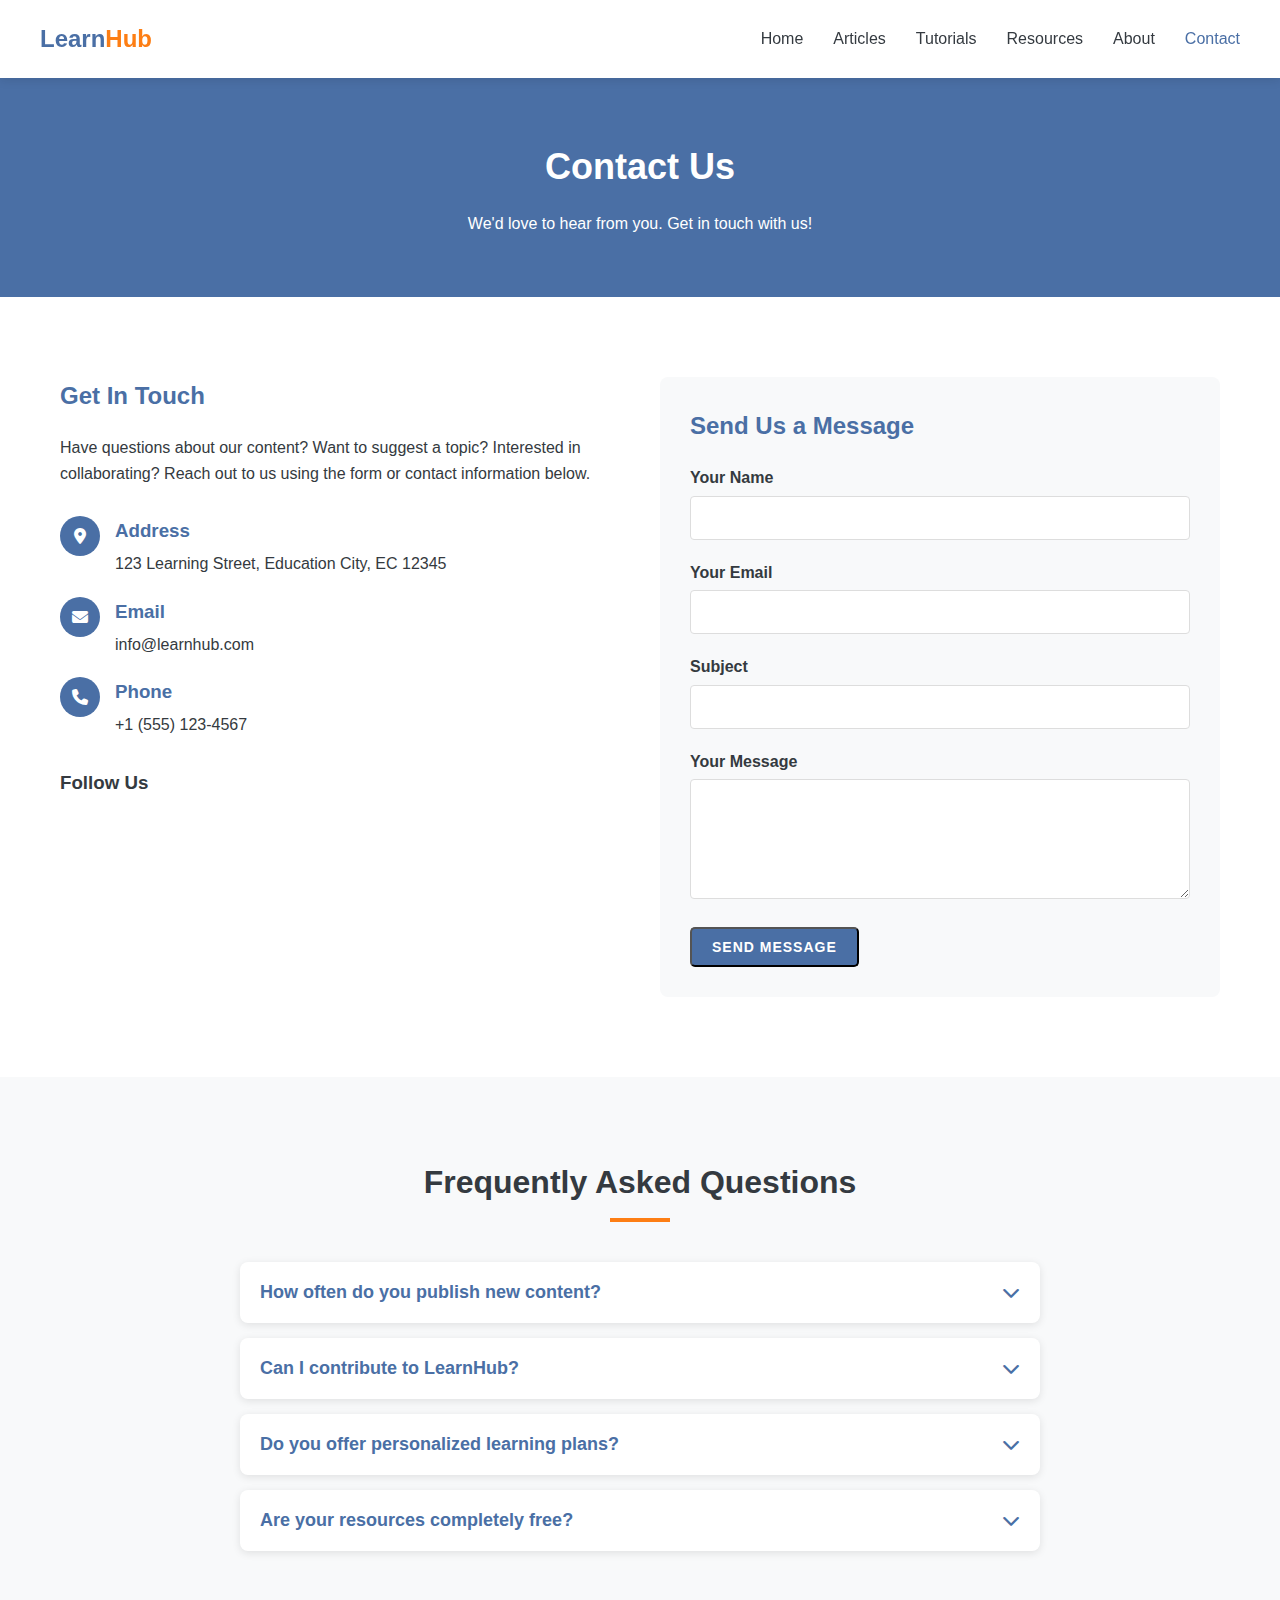
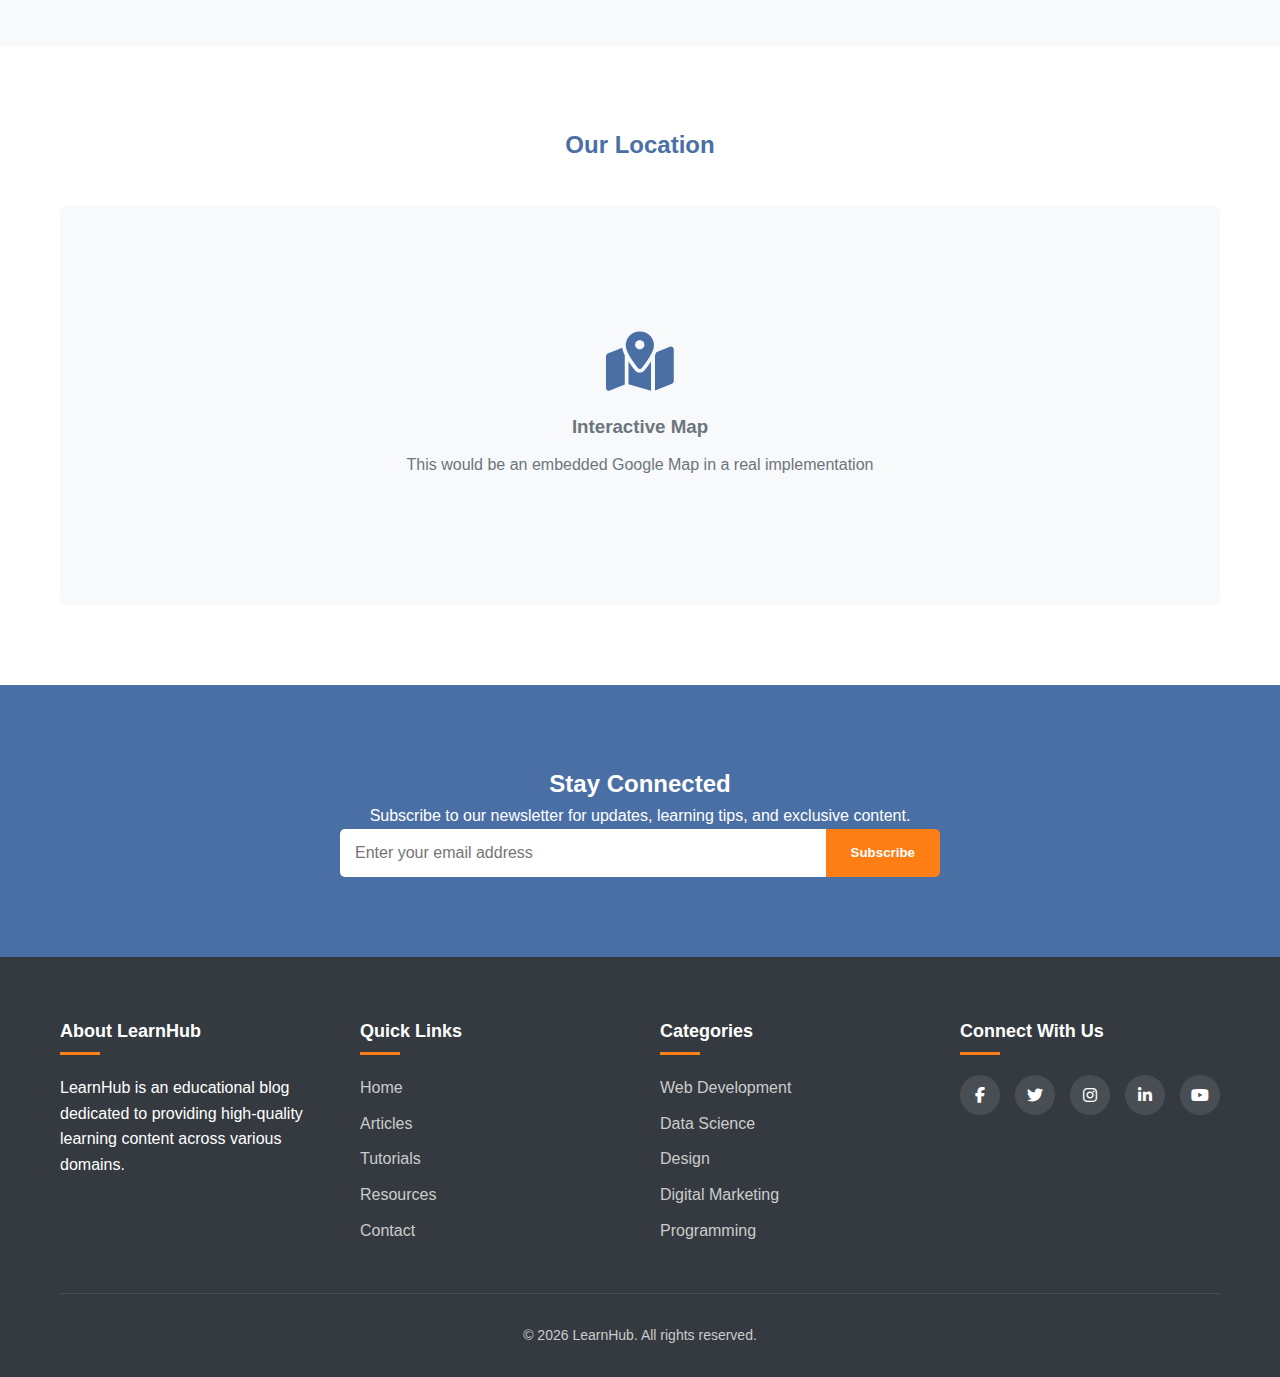
<file: contact.html>
<!DOCTYPE html>
<html lang="en">
<head>
    <meta charset="UTF-8">
    <meta name="viewport" content="width=device-width, initial-scale=1.0">
    <title>Contact Us - LearnHub</title>
    <link rel="stylesheet" href="css/style.css">
    <link rel="stylesheet" href="https://cdnjs.cloudflare.com/ajax/libs/font-awesome/6.4.0/css/all.min.css">
</head>
<body>
    <!-- Header -->
    <header>
        <div class="container header-container">
            <div class="logo">Learn<span>Hub</span></div>
            <nav>
                <ul>
                    <li><a href="index.html">Home</a></li>
                    <li><a href="articles.html">Articles</a></li>
                    <li><a href="tutorials.html">Tutorials</a></li>
                    <li><a href="resources.html">Resources</a></li>
                    <li><a href="about.html">About</a></li>
                    <li><a href="contact.html" class="active">Contact</a></li>
                </ul>
            </nav>
            <div class="mobile-menu-btn">
                <i class="fas fa-bars"></i>
            </div>
        </div>
    </header>

    <!-- Page Header -->
    <section class="page-header">
        <div class="container">
            <h1>Contact Us</h1>
            <p>We'd love to hear from you. Get in touch with us!</p>
        </div>
    </section>

    <!-- Contact Section -->
    <section class="contact-section">
        <div class="container">
            <div class="contact-content">
                <div class="contact-info">
                    <h2>Get In Touch</h2>
                    <p>Have questions about our content? Want to suggest a topic? Interested in collaborating? Reach out to us using the form or contact information below.</p>
                    
                    <div class="contact-details">
                        <div class="contact-item">
                            <div class="contact-icon">
                                <i class="fas fa-map-marker-alt"></i>
                            </div>
                            <div class="contact-text">
                                <h3>Address</h3>
                                <p>123 Learning Street, Education City, EC 12345</p>
                            </div>
                        </div>
                        
                        <div class="contact-item">
                            <div class="contact-icon">
                                <i class="fas fa-envelope"></i>
                            </div>
                            <div class="contact-text">
                                <h3>Email</h3>
                                <p>info@learnhub.com</p>
                            </div>
                        </div>
                        
                        <div class="contact-item">
                            <div class="contact-icon">
                                <i class="fas fa-phone"></i>
                            </div>
                            <div class="contact-text">
                                <h3>Phone</h3>
                                <p>+1 (555) 123-4567</p>
                            </div>
                        </div>
                    </div>
                    
                    <div class="social-links">
                        <h3>Follow Us</h3>
                        <div class="social-icons">
                            <a href="#"><i class="fab fa-facebook-f"></i></a>
                            <a href="#"><i class="fab fa-twitter"></i></a>
                            <a href="#"><i class="fab fa-instagram"></i></a>
                            <a href="#"><i class="fab fa-linkedin-in"></i></a>
                            <a href="#"><i class="fab fa-youtube"></i></a>
                        </div>
                    </div>
                </div>
                
                <div class="contact-form">
                    <h2>Send Us a Message</h2>
                    <form id="contactForm">
                        <div class="form-group">
                            <label for="name">Your Name</label>
                            <input type="text" id="name" name="name" required>
                        </div>
                        
                        <div class="form-group">
                            <label for="email">Your Email</label>
                            <input type="email" id="email" name="email" required>
                        </div>
                        
                        <div class="form-group">
                            <label for="subject">Subject</label>
                            <input type="text" id="subject" name="subject" required>
                        </div>
                        
                        <div class="form-group">
                            <label for="message">Your Message</label>
                            <textarea id="message" name="message" rows="5" required></textarea>
                        </div>
                        
                        <button type="submit" class="btn">Send Message</button>
                    </form>
                </div>
            </div>
        </div>
    </section>

    <!-- FAQ Section -->
    <section class="faq-section">
        <div class="container">
            <h2 class="section-title">Frequently Asked Questions</h2>
            
            <div class="faq-list">
                <div class="faq-item">
                    <button class="faq-question">
                        How often do you publish new content?
                        <i class="fas fa-chevron-down"></i>
                    </button>
                    <div class="faq-answer">
                        <p>We publish new articles every week and add new tutorials monthly. Subscribe to our newsletter to stay updated with our latest content.</p>
                    </div>
                </div>
                
                <div class="faq-item">
                    <button class="faq-question">
                        Can I contribute to LearnHub?
                        <i class="fas fa-chevron-down"></i>
                    </button>
                    <div class="faq-answer">
                        <p>Yes! We welcome guest contributors. Please send us a message through the contact form with your ideas and writing samples.</p>
                    </div>
                </div>
                
                <div class="faq-item">
                    <button class="faq-question">
                        Do you offer personalized learning plans?
                        <i class="fas fa-chevron-down"></i>
                    </button>
                    <div class="faq-answer">
                        <p>While we don't currently offer personalized plans, our content is organized by category and difficulty level to help you find the right learning path.</p>
                    </div>
                </div>
                
                <div class="faq-item">
                    <button class="faq-question">
                        Are your resources completely free?
                        <i class="fas fa-chevron-down"></i>
                    </button>
                    <div class="faq-answer">
                        <p>Yes, all our articles, tutorials, and basic resources are completely free. We may offer premium content in the future, but our core educational materials will always remain free.</p>
                    </div>
                </div>
            </div>
        </div>
    </section>

    <!-- Map Section -->
    <section class="map-section">
        <div class="container">
            <h2>Our Location</h2>
            <div class="map-placeholder">
                <div class="map-content">
                    <i class="fas fa-map-marked-alt"></i>
                    <h3>Interactive Map</h3>
                    <p>This would be an embedded Google Map in a real implementation</p>
                </div>
            </div>
        </div>
    </section>

    <!-- Newsletter -->
    <section class="newsletter">
        <div class="container">
            <h2>Stay Connected</h2>
            <p>Subscribe to our newsletter for updates, learning tips, and exclusive content.</p>
            <form class="newsletter-form">
                <input type="email" placeholder="Enter your email address">
                <button type="submit">Subscribe</button>
            </form>
        </div>
    </section>

    <!-- Footer -->
    <footer>
        <div class="container">
            <div class="footer-content">
                <div class="footer-column">
                    <h3>About LearnHub</h3>
                    <p>LearnHub is an educational blog dedicated to providing high-quality learning content across various domains.</p>
                </div>
                
                <div class="footer-column">
                    <h3>Quick Links</h3>
                    <ul>
                        <li><a href="index.html">Home</a></li>
                        <li><a href="articles.html">Articles</a></li>
                        <li><a href="tutorials.html">Tutorials</a></li>
                        <li><a href="resources.html">Resources</a></li>
                        <li><a href="contact.html">Contact</a></li>
                    </ul>
                </div>
                
                <div class="footer-column">
                    <h3>Categories</h3>
                    <ul>
                        <li><a href="tutorials.html#webdev">Web Development</a></li>
                        <li><a href="tutorials.html#datascience">Data Science</a></li>
                        <li><a href="tutorials.html#design">Design</a></li>
                        <li><a href="tutorials.html#marketing">Digital Marketing</a></li>
                        <li><a href="tutorials.html">Programming</a></li>
                    </ul>
                </div>
                
                <div class="footer-column">
                    <h3>Connect With Us</h3>
                    <div class="social-links">
                        <a href="#"><i class="fab fa-facebook-f"></i></a>
                        <a href="#"><i class="fab fa-twitter"></i></a>
                        <a href="#"><i class="fab fa-instagram"></i></a>
                        <a href="#"><i class="fab fa-linkedin-in"></i></a>
                        <a href="#"><i class="fab fa-youtube"></i></a>
                    </div>
                </div>
            </div>
            
            <div class="copyright">
                <p>&copy; 2023 LearnHub. All rights reserved.</p>
            </div>
        </div>
    </footer>

    <script src="js/script.js"></script>
</body>
</html>
</file>
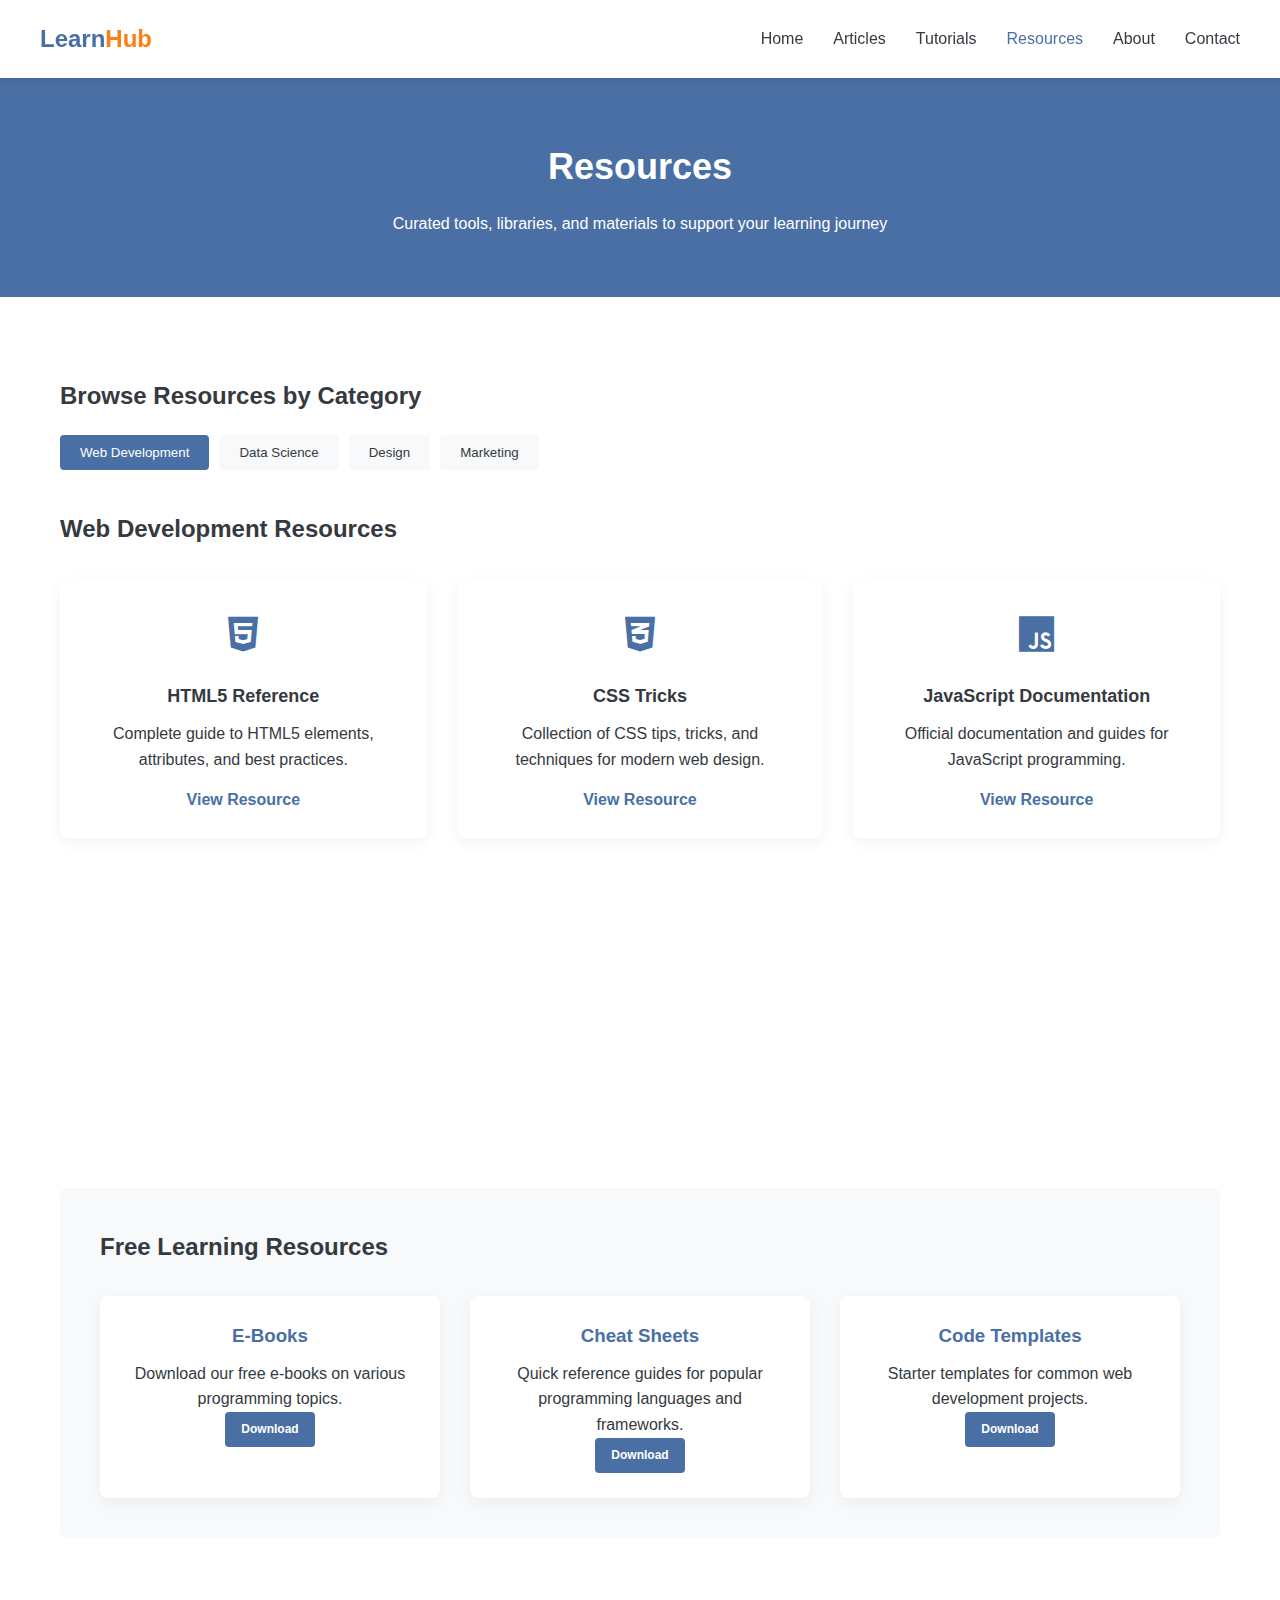
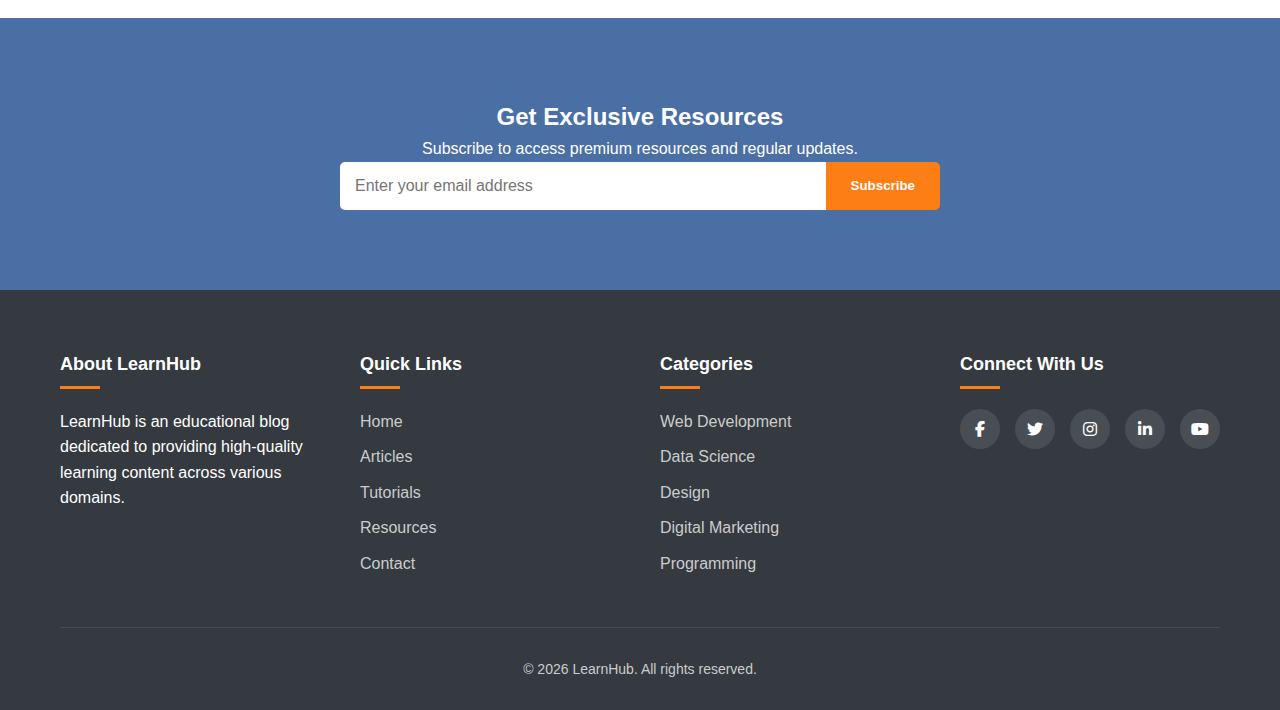
<file: resources.html>
<!DOCTYPE html>
<html lang="en">
<head>
    <meta charset="UTF-8">
    <meta name="viewport" content="width=device-width, initial-scale=1.0">
    <title>Resources - LearnHub</title>
    <link rel="stylesheet" href="css/style.css">
    <link rel="stylesheet" href="https://cdnjs.cloudflare.com/ajax/libs/font-awesome/6.4.0/css/all.min.css">
</head>
<body>
    <!-- Header -->
    <header>
        <div class="container header-container">
            <div class="logo">Learn<span>Hub</span></div>
            <nav>
                <ul>
                    <li><a href="index.html">Home</a></li>
                    <li><a href="articles.html">Articles</a></li>
                    <li><a href="tutorials.html">Tutorials</a></li>
                    <li><a href="resources.html" class="active">Resources</a></li>
                    <li><a href="about.html">About</a></li>
                    <li><a href="contact.html">Contact</a></li>
                </ul>
            </nav>
            <div class="mobile-menu-btn">
                <i class="fas fa-bars"></i>
            </div>
        </div>
    </header>

    <!-- Page Header -->
    <section class="page-header">
        <div class="container">
            <h1>Resources</h1>
            <p>Curated tools, libraries, and materials to support your learning journey</p>
        </div>
    </section>

    <!-- Resources Section -->
    <section class="resources-section">
        <div class="container">
            <div class="resource-categories">
                <h2>Browse Resources by Category</h2>
                <div class="category-tabs">
                    <button class="tab-btn active" data-category="webdev">Web Development</button>
                    <button class="tab-btn" data-category="datascience">Data Science</button>
                    <button class="tab-btn" data-category="design">Design</button>
                    <button class="tab-btn" data-category="marketing">Marketing</button>
                </div>
            </div>

            <div class="resource-content">
                <div class="resource-category active" id="webdev-resources">
                    <h2>Web Development Resources</h2>
                    <div class="resources-grid">
                        <div class="resource-card">
                            <div class="resource-icon">
                                <i class="fab fa-html5"></i>
                            </div>
                            <h3>HTML5 Reference</h3>
                            <p>Complete guide to HTML5 elements, attributes, and best practices.</p>
                            <a href="#" class="resource-link">View Resource</a>
                        </div>

                        <div class="resource-card">
                            <div class="resource-icon">
                                <i class="fab fa-css3-alt"></i>
                            </div>
                            <h3>CSS Tricks</h3>
                            <p>Collection of CSS tips, tricks, and techniques for modern web design.</p>
                            <a href="#" class="resource-link">View Resource</a>
                        </div>

                        <div class="resource-card">
                            <div class="resource-icon">
                                <i class="fab fa-js"></i>
                            </div>
                            <h3>JavaScript Documentation</h3>
                            <p>Official documentation and guides for JavaScript programming.</p>
                            <a href="#" class="resource-link">View Resource</a>
                        </div>

                        <div class="resource-card">
                            <div class="resource-icon">
                                <i class="fab fa-react"></i>
                            </div>
                            <h3>React Resources</h3>
                            <p>Comprehensive collection of React libraries, tools, and tutorials.</p>
                            <a href="#" class="resource-link">View Resource</a>
                        </div>

                        <div class="resource-card">
                            <div class="resource-icon">
                                <i class="fas fa-server"></i>
                            </div>
                            <h3>Backend Development</h3>
                            <p>Resources for server-side programming, databases, and APIs.</p>
                            <a href="#" class="resource-link">View Resource</a>
                        </div>

                        <div class="resource-card">
                            <div class="resource-icon">
                                <i class="fas fa-mobile-alt"></i>
                            </div>
                            <h3>Responsive Design</h3>
                            <p>Tools and frameworks for creating mobile-friendly websites.</p>
                            <a href="#" class="resource-link">View Resource</a>
                        </div>
                    </div>
                </div>

                <div class="resource-category" id="datascience-resources">
                    <h2>Data Science Resources</h2>
                    <div class="resources-grid">
                        <div class="resource-card">
                            <div class="resource-icon">
                                <i class="fab fa-python"></i>
                            </div>
                            <h3>Python for Data Science</h3>
                            <p>Essential Python libraries and tools for data analysis and visualization.</p>
                            <a href="#" class="resource-link">View Resource</a>
                        </div>

                        <div class="resource-card">
                            <div class="resource-icon">
                                <i class="fas fa-chart-bar"></i>
                            </div>
                            <h3>Data Visualization</h3>
                            <p>Tools and libraries for creating effective data visualizations.</p>
                            <a href="#" class="resource-link">View Resource</a>
                        </div>

                        <div class="resource-card">
                            <div class="resource-icon">
                                <i class="fas fa-brain"></i>
                            </div>
                            <h3>Machine Learning</h3>
                            <p>Frameworks and resources for machine learning projects.</p>
                            <a href="#" class="resource-link">View Resource</a>
                        </div>
                    </div>
                </div>

                <!-- Additional resource categories would follow the same pattern -->
            </div>

            <div class="free-resources">
                <h2>Free Learning Resources</h2>
                <div class="free-resources-grid">
                    <div class="free-resource">
                        <h3>E-Books</h3>
                        <p>Download our free e-books on various programming topics.</p>
                        <a href="#" class="btn-small">Download</a>
                    </div>

                    <div class="free-resource">
                        <h3>Cheat Sheets</h3>
                        <p>Quick reference guides for popular programming languages and frameworks.</p>
                        <a href="#" class="btn-small">Download</a>
                    </div>

                    <div class="free-resource">
                        <h3>Code Templates</h3>
                        <p>Starter templates for common web development projects.</p>
                        <a href="#" class="btn-small">Download</a>
                    </div>
                </div>
            </div>
        </div>
    </section>

    <!-- Newsletter -->
    <section class="newsletter">
        <div class="container">
            <h2>Get Exclusive Resources</h2>
            <p>Subscribe to access premium resources and regular updates.</p>
            <form class="newsletter-form">
                <input type="email" placeholder="Enter your email address">
                <button type="submit">Subscribe</button>
            </form>
        </div>
    </section>

    <!-- Footer -->
    <footer>
        <div class="container">
            <div class="footer-content">
                <div class="footer-column">
                    <h3>About LearnHub</h3>
                    <p>LearnHub is an educational blog dedicated to providing high-quality learning content across various domains.</p>
                </div>
                
                <div class="footer-column">
                    <h3>Quick Links</h3>
                    <ul>
                        <li><a href="index.html">Home</a></li>
                        <li><a href="articles.html">Articles</a></li>
                        <li><a href="tutorials.html">Tutorials</a></li>
                        <li><a href="resources.html">Resources</a></li>
                        <li><a href="contact.html">Contact</a></li>
                    </ul>
                </div>
                
                <div class="footer-column">
                    <h3>Categories</h3>
                    <ul>
                        <li><a href="tutorials.html#webdev">Web Development</a></li>
                        <li><a href="tutorials.html#datascience">Data Science</a></li>
                        <li><a href="tutorials.html#design">Design</a></li>
                        <li><a href="tutorials.html#marketing">Digital Marketing</a></li>
                        <li><a href="tutorials.html">Programming</a></li>
                    </ul>
                </div>
                
                <div class="footer-column">
                    <h3>Connect With Us</h3>
                    <div class="social-links">
                        <a href="#"><i class="fab fa-facebook-f"></i></a>
                        <a href="#"><i class="fab fa-twitter"></i></a>
                        <a href="#"><i class="fab fa-instagram"></i></a>
                        <a href="#"><i class="fab fa-linkedin-in"></i></a>
                        <a href="#"><i class="fab fa-youtube"></i></a>
                    </div>
                </div>
            </div>
            
            <div class="copyright">
                <p>&copy; 2023 LearnHub. All rights reserved.</p>
            </div>
        </div>
    </footer>

    <script src="js/script.js"></script>
</body>
</html>
</file>
<file: css/style.css>
/* Global Styles */
* {
    margin: 0;
    padding: 0;
    box-sizing: border-box;
    font-family: 'Segoe UI', Tahoma, Geneva, Verdana, sans-serif;
}

:root {
    --primary: #4a6fa5;
    --secondary: #166d67;
    --accent: #fd7e14;
    --light: #f8f9fa;
    --dark: #343a40;
    --gray: #6c757d;
}

body {
    background-color: #f5f7f9;
    color: var(--dark);
    line-height: 1.6;
}

.container {
    width: 100%;
    max-width: 1200px;
    margin: 0 auto;
    padding: 0 20px;
}

a {
    text-decoration: none;
    color: var(--primary);
    transition: color 0.3s;
}

a:hover {
    color: var(--secondary);
}

.btn {
    display: inline-block;
    background: var(--primary);
    color: white;
    padding: 10px 20px;
    border-radius: 5px;
    text-transform: uppercase;
    font-weight: 600;
    font-size: 14px;
    letter-spacing: 1px;
    transition: all 0.3s;
}

.btn:hover {
    background: var(--secondary);
    color: white;
    transform: translateY(-2px);
    box-shadow: 0 4px 8px rgba(0,0,0,0.1);
}

.btn-small {
    display: inline-block;
    background: var(--primary);
    color: white;
    padding: 8px 16px;
    border-radius: 4px;
    font-size: 12px;
    font-weight: 600;
    transition: all 0.3s;
}

.btn-small:hover {
    background: var(--secondary);
    color: white;
    transform: translateY(-1px);
}

.section-title {
    text-align: center;
    margin-bottom: 40px;
    position: relative;
    font-size: 32px;
    color: var(--dark);
}

.section-title:after {
    content: '';
    display: block;
    width: 60px;
    height: 4px;
    background: var(--accent);
    margin: 10px auto;
}

.text-center {
    text-align: center;
}

/* Header Styles */
header {
    background: white;
    box-shadow: 0 2px 10px rgba(0,0,0,0.1);
    position: sticky;
    top: 0;
    z-index: 100;
}

.header-container {
    display: flex;
    justify-content: space-between;
    align-items: center;
    padding: 20px 0;
}

.logo {
    font-size: 24px;
    font-weight: 700;
    color: var(--primary);
}

.logo span {
    color: var(--accent);
}

nav ul {
    display: flex;
    list-style: none;
}

nav ul li {
    margin-left: 30px;
}

nav ul li a {
    color: var(--dark);
    font-weight: 500;
}

nav ul li a:hover, 
nav ul li a.active {
    color: var(--primary);
}

.mobile-menu-btn {
    display: none;
    font-size: 24px;
    cursor: pointer;
}

/* Hero Section */
.hero {
    background: linear-gradient(rgba(74, 111, 165, 0.8), rgba(22, 109, 103, 0.8)), url('https://images.unsplash.com/photo-1497636577773-f1231844b336?ixlib=rb-4.0.3&auto=format&fit=crop&w=1920&q=80');
    background-size: cover;
    background-position: center;
    color: white;
    padding: 100px 0;
    text-align: center;
}

.hero h1 {
    font-size: 48px;
    margin-bottom: 20px;
}

.hero p {
    font-size: 20px;
    max-width: 700px;
    margin: 0 auto 30px;
}

/* Page Header */
.page-header {
    background: var(--primary);
    color: white;
    padding: 60px 0;
    text-align: center;
}

.page-header h1 {
    font-size: 36px;
    margin-bottom: 15px;
}

/* Featured Posts */
.featured-posts {
    padding: 80px 0;
    background: white;
}

.posts-grid {
    display: grid;
    grid-template-columns: repeat(auto-fill, minmax(300px, 1fr));
    gap: 30px;
}

.post-card {
    background: white;
    border-radius: 8px;
    overflow: hidden;
    box-shadow: 0 5px 15px rgba(0,0,0,0.1);
    transition: transform 0.3s;
}

.post-card:hover {
    transform: translateY(-10px);
}

.post-img {
    height: 200px;
    overflow: hidden;
}

.post-img img {
    width: 100%;
    height: 100%;
    object-fit: cover;
    transition: transform 0.5s;
}

.post-card:hover .post-img img {
    transform: scale(1.1);
}

.post-content {
    padding: 20px;
}

.post-content h3 {
    margin-bottom: 10px;
    font-size: 20px;
}

.post-meta {
    color: var(--gray);
    font-size: 14px;
    margin-bottom: 15px;
}

/* Categories Section */
.categories {
    padding: 80px 0;
    background: var(--light);
}

.categories-grid {
    display: grid;
    grid-template-columns: repeat(auto-fill, minmax(250px, 1fr));
    gap: 20px;
}

.category-card {
    background: white;
    padding: 30px;
    text-align: center;
    border-radius: 8px;
    box-shadow: 0 5px 15px rgba(0,0,0,0.05);
    transition: all 0.3s;
}

.category-card:hover {
    transform: translateY(-5px);
    box-shadow: 0 10px 25px rgba(0,0,0,0.1);
}

.category-card i {
    font-size: 40px;
    color: var(--primary);
    margin-bottom: 20px;
}

.category-card h3 {
    margin-bottom: 15px;
}

/* Newsletter */
.newsletter {
    background: var(--primary);
    color: white;
    padding: 80px 0;
    text-align: center;
}

.newsletter-form {
    max-width: 600px;
    margin: 0 auto;
    display: flex;
}

.newsletter-form input {
    flex: 1;
    padding: 15px;
    border: none;
    border-radius: 5px 0 0 5px;
    font-size: 16px;
}

.newsletter-form button {
    background: var(--accent);
    color: white;
    border: none;
    padding: 0 25px;
    border-radius: 0 5px 5px 0;
    font-weight: 600;
    cursor: pointer;
}

/* Footer */
footer {
    background: var(--dark);
    color: white;
    padding: 60px 0 30px;
}

.footer-content {
    display: grid;
    grid-template-columns: repeat(auto-fit, minmax(250px, 1fr));
    gap: 40px;
    margin-bottom: 40px;
}

.footer-column h3 {
    font-size: 18px;
    margin-bottom: 20px;
    position: relative;
    padding-bottom: 10px;
}

.footer-column h3:after {
    content: '';
    position: absolute;
    bottom: 0;
    left: 0;
    width: 40px;
    height: 3px;
    background: var(--accent);
}

.footer-column ul {
    list-style: none;
}

.footer-column ul li {
    margin-bottom: 10px;
}

.footer-column ul li a {
    color: #ccc;
}

.footer-column ul li a:hover {
    color: white;
}

.social-links {
    display: flex;
    gap: 15px;
}

.social-links a {
    color: white;
    background: rgba(255,255,255,0.1);
    width: 40px;
    height: 40px;
    display: flex;
    align-items: center;
    justify-content: center;
    border-radius: 50%;
    transition: all 0.3s;
}

.social-links a:hover {
    background: var(--accent);
    transform: translateY(-3px);
}

.copyright {
    text-align: center;
    padding-top: 30px;
    border-top: 1px solid rgba(255,255,255,0.1);
    color: #ccc;
    font-size: 14px;
}

/* Articles Page Styles */
.articles-list {
    padding: 80px 0;
    background: white;
}

.filter-options {
    background: var(--light);
    padding: 20px;
    border-radius: 8px;
    margin-bottom: 40px;
}

.filter-options h3 {
    margin-bottom: 15px;
}

.filter-buttons {
    display: flex;
    flex-wrap: wrap;
    gap: 10px;
}

.filter-btn {
    background: white;
    border: 1px solid var(--primary);
    color: var(--primary);
    padding: 8px 16px;
    border-radius: 4px;
    cursor: pointer;
    transition: all 0.3s;
}

.filter-btn:hover, 
.filter-btn.active {
    background: var(--primary);
    color: white;
}

.articles-grid {
    display: grid;
    grid-template-columns: repeat(auto-fill, minmax(350px, 1fr));
    gap: 30px;
    margin-bottom: 40px;
}

.article-item {
    background: white;
    border-radius: 8px;
    overflow: hidden;
    box-shadow: 0 5px 15px rgba(0,0,0,0.1);
    transition: transform 0.3s;
}

.article-item:hover {
    transform: translateY(-5px);
}

.article-img {
    height: 200px;
    overflow: hidden;
}

.article-img img {
    width: 100%;
    height: 100%;
    object-fit: cover;
}

.article-content {
    padding: 20px;
}

.article-category {
    display: inline-block;
    background: var(--primary);
    color: white;
    padding: 4px 8px;
    border-radius: 4px;
    font-size: 12px;
    margin-bottom: 10px;
}

.article-content h3 {
    margin-bottom: 10px;
    font-size: 20px;
}

.article-meta {
    color: var(--gray);
    font-size: 14px;
    margin-bottom: 15px;
}

.read-more {
    color: var(--primary);
    font-weight: 600;
    display: inline-block;
    margin-top: 10px;
}

.read-more:hover {
    color: var(--secondary);
}

.pagination {
    display: flex;
    justify-content: center;
    gap: 10px;
    margin-top: 40px;
}

.page-link {
    display: inline-block;
    padding: 8px 16px;
    border: 1px solid #ddd;
    border-radius: 4px;
    color: var(--dark);
}

.page-link:hover,
.page-link.active {
    background: var(--primary);
    color: white;
    border-color: var(--primary);
}

/* Tutorials Page Styles */
.tutorials-section {
    padding: 80px 0;
    background: white;
}

.tutorial-categories {
    margin-bottom: 40px;
}

.category-links {
    display: flex;
    flex-wrap: wrap;
    gap: 15px;
    margin-top: 20px;
}

.category-link {
    background: var(--light);
    padding: 10px 20px;
    border-radius: 4px;
    color: var(--dark);
    font-weight: 500;
    transition: all 0.3s;
}

.category-link:hover {
    background: var(--primary);
    color: white;
}

.tutorial-category {
    margin-bottom: 60px;
}

.tutorials-grid {
    display: grid;
    grid-template-columns: repeat(auto-fill, minmax(300px, 1fr));
    gap: 30px;
    margin-top: 30px;
}

.tutorial-card {
    background: white;
    border-radius: 8px;
    overflow: hidden;
    box-shadow: 0 5px 15px rgba(0,0,0,0.1);
    transition: transform 0.3s;
    position: relative;
}

.tutorial-card:hover {
    transform: translateY(-5px);
}

.tutorial-level {
    position: absolute;
    top: 15px;
    right: 15px;
    background: var(--accent);
    color: white;
    padding: 4px 8px;
    border-radius: 4px;
    font-size: 12px;
    font-weight: 600;
}

.tutorial-img {
    height: 180px;
    overflow: hidden;
}

.tutorial-img img {
    width: 100%;
    height: 100%;
    object-fit: cover;
}

.tutorial-content {
    padding: 20px;
}

.tutorial-content h3 {
    margin-bottom: 10px;
    font-size: 18px;
}

.tutorial-meta {
    display: flex;
    gap: 15px;
    margin: 15px 0;
    color: var(--gray);
    font-size: 14px;
}

/* Resources Page Styles */
.resources-section {
    padding: 80px 0;
    background: white;
}

.category-tabs {
    display: flex;
    flex-wrap: wrap;
    gap: 10px;
    margin-top: 20px;
}

.tab-btn {
    background: var(--light);
    border: none;
    padding: 10px 20px;
    border-radius: 4px;
    color: var(--dark);
    font-weight: 500;
    cursor: pointer;
    transition: all 0.3s;
}

.tab-btn:hover,
.tab-btn.active {
    background: var(--primary);
    color: white;
}

.resource-content {
    margin-top: 40px;
}

.resource-category {
    display: none;
}

.resource-category.active {
    display: block;
}

.resources-grid {
    display: grid;
    grid-template-columns: repeat(auto-fill, minmax(280px, 1fr));
    gap: 30px;
    margin-top: 30px;
}

.resource-card {
    background: white;
    border-radius: 8px;
    padding: 25px;
    box-shadow: 0 5px 15px rgba(0,0,0,0.05);
    transition: transform 0.3s;
    text-align: center;
}

.resource-card:hover {
    transform: translateY(-5px);
}

.resource-icon {
    font-size: 40px;
    color: var(--primary);
    margin-bottom: 15px;
}

.resource-card h3 {
    margin-bottom: 10px;
    font-size: 18px;
}

.resource-link {
    display: inline-block;
    margin-top: 15px;
    color: var(--primary);
    font-weight: 600;
}

.resource-link:hover {
    color: var(--secondary);
}

.free-resources {
    margin-top: 60px;
    padding: 40px;
    background: var(--light);
    border-radius: 8px;
}

.free-resources-grid {
    display: grid;
    grid-template-columns: repeat(auto-fill, minmax(250px, 1fr));
    gap: 30px;
    margin-top: 30px;
}

.free-resource {
    background: white;
    padding: 25px;
    border-radius: 8px;
    box-shadow: 0 5px 15px rgba(0,0,0,0.05);
    text-align: center;
}

.free-resource h3 {
    margin-bottom: 10px;
    color: var(--primary);
}

/* About Page Styles */
.about-section {
    padding: 80px 0;
    background: white;
}

.about-content {
    display: grid;
    grid-template-columns: 1fr 1fr;
    gap: 40px;
    margin-bottom: 60px;
    align-items: center;
}

.about-text h2 {
    margin-bottom: 20px;
    color: var(--primary);
}

.about-text p {
    margin-bottom: 15px;
}

.about-image img {
    width: 100%;
    border-radius: 8px;
    box-shadow: 0 5px 15px rgba(0,0,0,0.1);
}

.mission-vision {
    display: grid;
    grid-template-columns: 1fr 1fr;
    gap: 30px;
    margin-bottom: 60px;
}

.mission, .vision {
    background: var(--light);
    padding: 30px;
    border-radius: 8px;
}

.mission h3, .vision h3 {
    color: var(--primary);
    margin-bottom: 15px;
    display: flex;
    align-items: center;
    gap: 10px;
}

.team-section {
    margin-bottom: 60px;
}

.team-section h2 {
    text-align: center;
    margin-bottom: 40px;
    color: var(--primary);
}

.team-grid {
    display: grid;
    grid-template-columns: repeat(auto-fill, minmax(250px, 1fr));
    gap: 30px;
}

.team-member {
    background: white;
    padding: 25px;
    border-radius: 8px;
    box-shadow: 0 5px 15px rgba(0,0,0,0.05);
    text-align: center;
}

.member-image {
    width: 120px;
    height: 120px;
    border-radius: 50%;
    overflow: hidden;
    margin: 0 auto 20px;
}

.member-image img {
    width: 100%;
    height: 100%;
    object-fit: cover;
}

.team-member h3 {
    margin-bottom: 5px;
    color: var(--primary);
}

.member-role {
    color: var(--accent);
    font-weight: 600;
    margin-bottom: 15px;
}

.member-social {
    display: flex;
    justify-content: center;
    gap: 10px;
    margin-top: 15px;
}

.member-social a {
    color: var(--gray);
    font-size: 18px;
}

.member-social a:hover {
    color: var(--primary);
}

.values-section h2 {
    text-align: center;
    margin-bottom: 40px;
    color: var(--primary);
}

.values-grid {
    display: grid;
    grid-template-columns: repeat(auto-fill, minmax(250px, 1fr));
    gap: 30px;
}

.value-item {
    background: var(--light);
    padding: 30px;
    border-radius: 8px;
    text-align: center;
}

.value-item i {
    font-size: 40px;
    color: var(--primary);
    margin-bottom: 20px;
}

.value-item h3 {
    margin-bottom: 15px;
    color: var(--primary);
}

/* Contact Page Styles */
.contact-section {
    padding: 80px 0;
    background: white;
}

.contact-content {
    display: grid;
    grid-template-columns: 1fr 1fr;
    gap: 40px;
}

.contact-info h2 {
    margin-bottom: 20px;
    color: var(--primary);
}

.contact-info > p {
    margin-bottom: 30px;
}

.contact-details {
    margin-bottom: 30px;
}

.contact-item {
    display: flex;
    align-items: flex-start;
    gap: 15px;
    margin-bottom: 20px;
}

.contact-icon {
    width: 40px;
    height: 40px;
    background: var(--primary);
    color: white;
    border-radius: 50%;
    display: flex;
    align-items: center;
    justify-content: center;
}

.contact-text h3 {
    margin-bottom: 5px;
    color: var(--primary);
}

.contact-form {
    background: var(--light);
    padding: 30px;
    border-radius: 8px;
}

.contact-form h2 {
    margin-bottom: 20px;
    color: var(--primary);
}

.form-group {
    margin-bottom: 20px;
}

.form-group label {
    display: block;
    margin-bottom: 5px;
    font-weight: 600;
    color: var(--dark);
}

.form-group input,
.form-group textarea {
    width: 100%;
    padding: 12px;
    border: 1px solid #ddd;
    border-radius: 4px;
    font-size: 16px;
}

.form-group textarea {
    resize: vertical;
    min-height: 120px;
}

.faq-section {
    padding: 80px 0;
    background: var(--light);
}

.faq-list {
    max-width: 800px;
    margin: 0 auto;
}

.faq-item {
    background: white;
    border-radius: 8px;
    margin-bottom: 15px;
    overflow: hidden;
    box-shadow: 0 2px 8px rgba(0,0,0,0.1);
}

.faq-question {
    width: 100%;
    padding: 20px;
    text-align: left;
    background: none;
    border: none;
    font-size: 18px;
    font-weight: 600;
    color: var(--primary);
    cursor: pointer;
    display: flex;
    justify-content: space-between;
    align-items: center;
}

.faq-answer {
    padding: 0 20px;
    max-height: 0;
    overflow: hidden;
    transition: max-height 0.3s ease;
}

.faq-answer.active {
    padding: 0 20px 20px;
    max-height: 200px;
}

.faq-item.active .faq-question i {
    transform: rotate(180deg);
}

.map-section {
    padding: 80px 0;
    background: white;
}

.map-section h2 {
    text-align: center;
    margin-bottom: 40px;
    color: var(--primary);
}

.map-placeholder {
    height: 400px;
    background: var(--light);
    border-radius: 8px;
    display: flex;
    align-items: center;
    justify-content: center;
}

.map-content {
    text-align: center;
    color: var(--gray);
}

.map-content i {
    font-size: 60px;
    margin-bottom: 20px;
    color: var(--primary);
}

.map-content h3 {
    margin-bottom: 10px;
}

/* Responsive Styles */
@media (max-width: 992px) {
    .about-content,
    .contact-content,
    .mission-vision {
        grid-template-columns: 1fr;
    }
    
    .about-image {
        order: -1;
    }
}

@media (max-width: 768px) {
    .header-container {
        flex-direction: column;
        text-align: center;
    }
    
    nav ul {
        margin-top: 20px;
        flex-wrap: wrap;
        justify-content: center;
    }
    
    nav ul li {
        margin: 0 10px 10px;
    }
    
    .hero h1 {
        font-size: 36px;
    }
    
    .hero p {
        font-size: 18px;
    }
    
    .newsletter-form {
        flex-direction: column;
    }
    
    .newsletter-form input {
        border-radius: 5px;
        margin-bottom: 10px;
    }
    
    .newsletter-form button {
        border-radius: 5px;
        padding: 15px;
    }
    
    .mobile-menu-btn {
        display: block;
        position: absolute;
        top: 20px;
        right: 20px;
    }
    
    nav ul {
        display: none;
        width: 100%;
        flex-direction: column;
    }
    
    nav ul.show {
        display: flex;
    }
    
    nav ul li {
        margin: 10px 0;
    }
    
    .articles-grid,
    .tutorials-grid,
    .resources-grid,
    .team-grid,
    .values-grid {
        grid-template-columns: 1fr;
    }
    
    .filter-buttons,
    .category-tabs {
        flex-direction: column;
        align-items: stretch;
    }
    
    .category-links {
        flex-direction: column;
    }
}

@media (max-width: 480px) {
    .hero h1 {
        font-size: 28px;
    }
    
    .section-title {
        font-size: 24px;
    }
    
    .post-content h3 {
        font-size: 18px;
    }
    
    .page-header h1 {
        font-size: 28px;
    }
}
</file>
